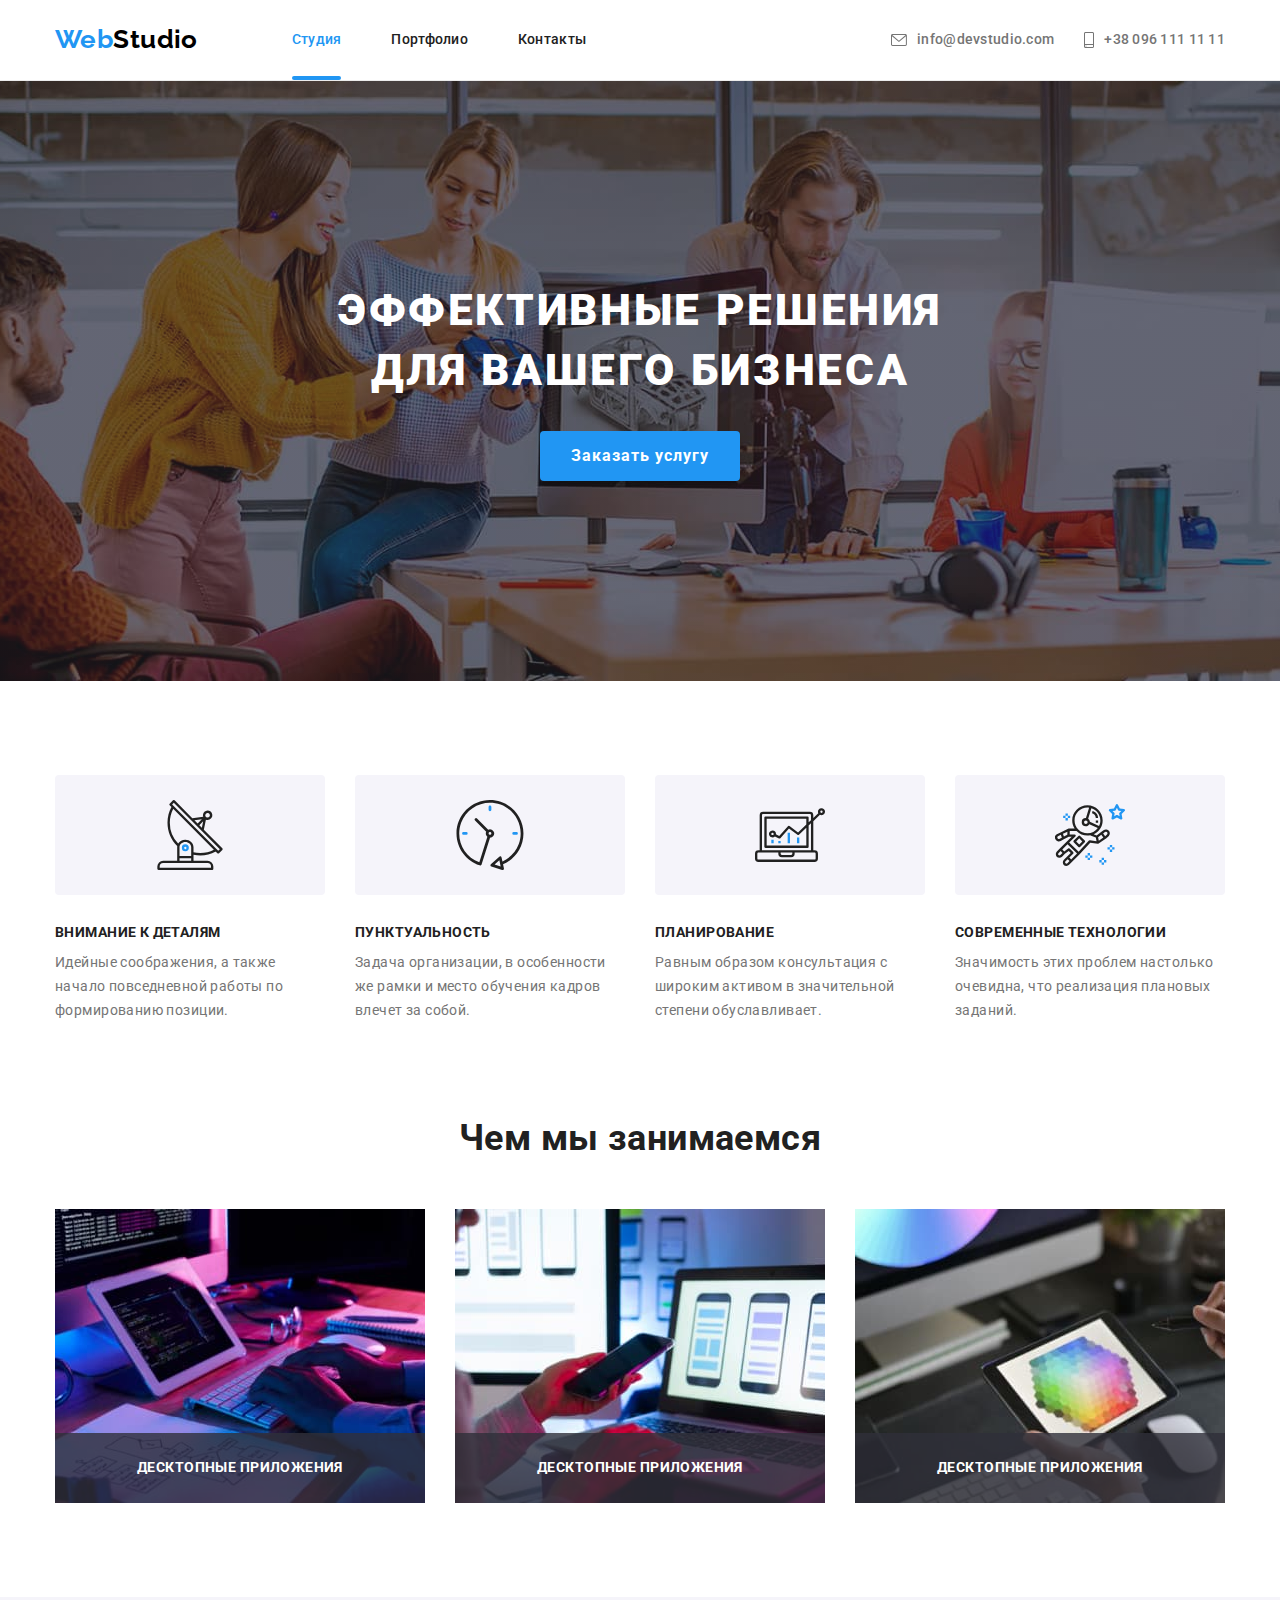
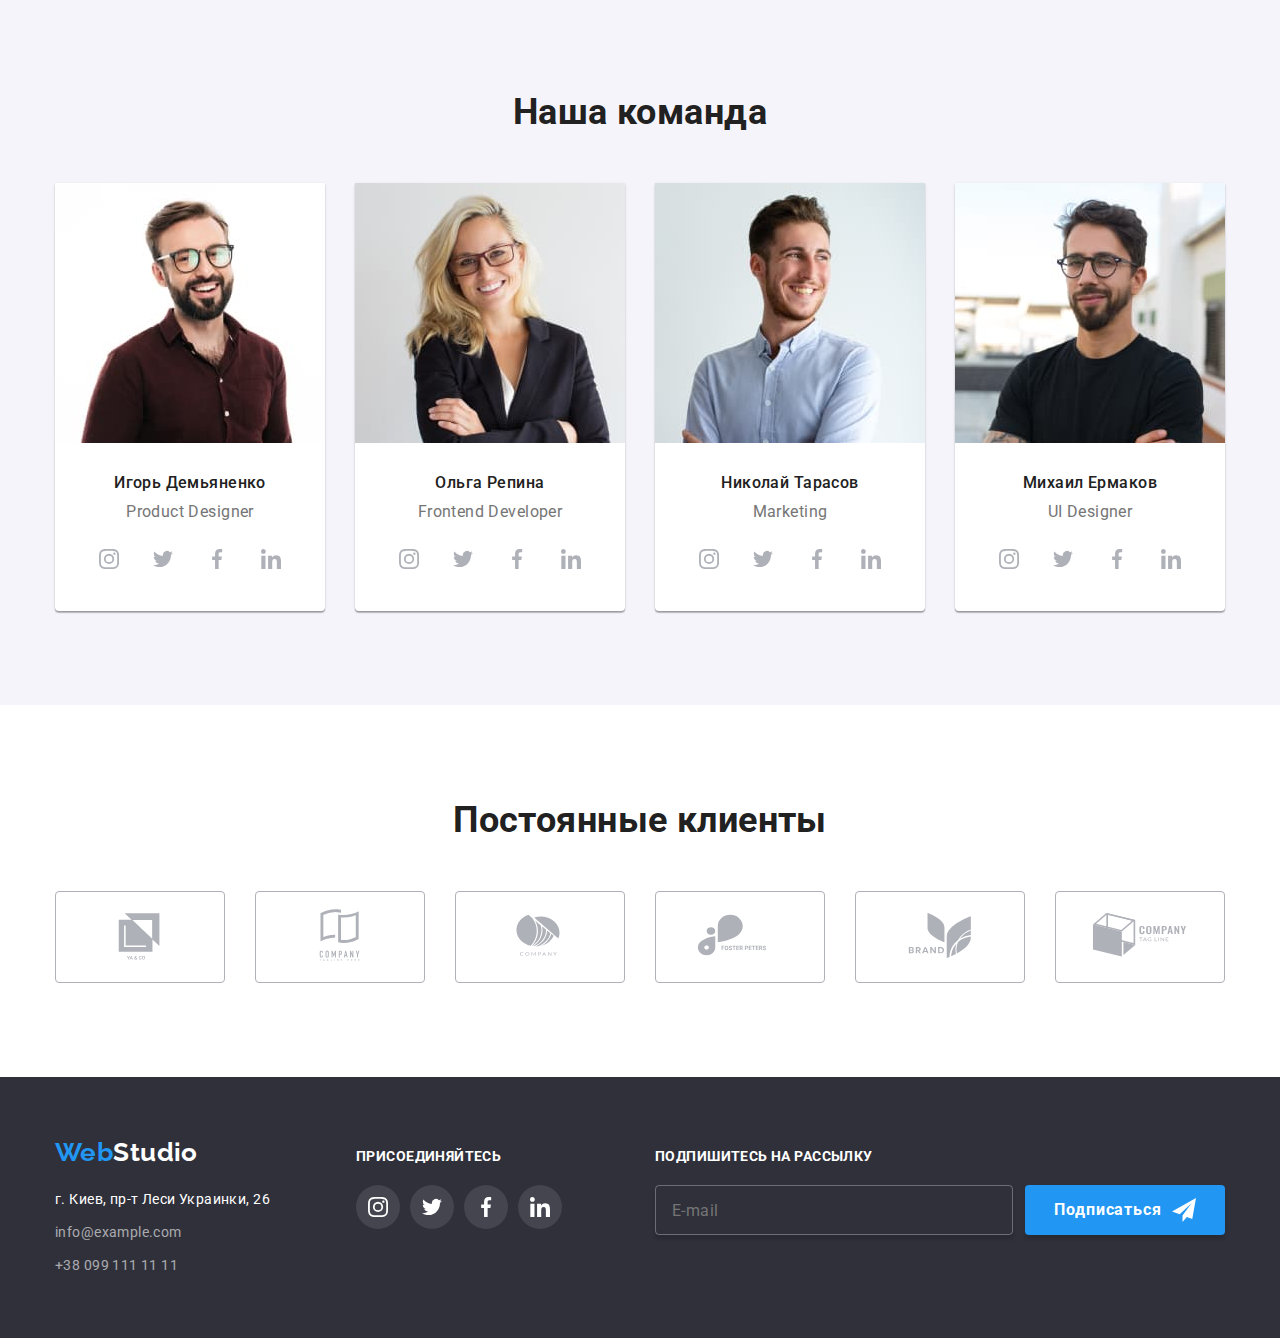
<file: index.html>
<!DOCTYPE html>
<html lang="ru">
    <head>
        <meta charset="UTF-8">
        <meta http-equiv="X-UA-Compatible" content="IE=edge">
        <meta name="viewport" content="width=device-width, initial-scale=1.0">
        <title>Студия</title>
        <link href="https://fonts.googleapis.com/css2?family=Raleway:wght@700&family=Roboto:wght@400;500;700;900&display=swap" rel="stylesheet"/>
        <link rel="stylesheet" href="https://cdnjs.cloudflare.com/ajax/libs/modern-normalize/1.1.0/modern-normalize.min.css"/>
        <link rel="stylesheet" href="./css/main.min.css">
    </head>
    <body>

        <!-- Шапка сайта -->
        <header class="header">
            <div class="header__container container">
                <a class="logo" href="./index.html" lang="en"><span class="logo__accent">Web</span>Studio</a>
                    
                <button class="header__button" type="button" aria-expanded="false" aria-controls="menu-container" data-menu-button>
                    <svg class="header__button-icon" width="40" height="40" aria-label="Мобильное меню">
                        <use class="header__icon-cross" width="18" height="18" href="./images/sprite.svg#mobile-close"></use>
                        <use class="header__icon-menu" width="24" height="16" href="./images/sprite.svg#mobile-menu"></use>
                    </svg>
                </button>
                <div class="header__menu" id="menu-container" data-menu>
                    <nav class="header__nav">
                        <ul class="header__menu-list">
                            <li class="header__menu-item">
                                <a href="./index.html" class="header__menu-link header__menu-link--current">Студия</a>                    
                            </li>
                            <li class="header__menu-item">
                                <a href="./portfolio.html" class="header__menu-link">Портфолио</a>
                            </li>
                            <li class="header__menu-item">
                                <a href="#" class="header__menu-link">Контакты</a>
                            </li>
                        </ul>
                    </nav>
                    <div class="header__contacts-socials">
                        <ul class="header__contacts-list">
                            <li class="header__contacts-item">
                                <a class="header__contacts-link" href="mailto:info@devstudio.com">
                                    <svg class="header__contacts-icon" width="16px" height="12px">
                                        <use href="./images/sprite.svg#icon-mail"></use>
                                    </svg>
                                    info@devstudio.com
                                </a>
                            </li>
                            <li class="header__contacts-item">
                                <a class="header__contacts-link header__contacts-link--large" href="tel:+380961111111">
                                    <svg class="header__contacts-icon" width="10px" height="16px">
                                        <use href="./images/sprite.svg#icon-smartphone"></use>
                                    </svg>
                                    +38 096 111 11 11
                                </a>
                            </li>
                        </ul>
                        <ul class="header__socials">
                            <li class="header__socials-item">
                                <a href="#" class="header__socials-link">Instagram</a>
                            </li>
                            <li class="header__socials-item">
                                <a href="#" class="header__socials-link">Twitter</a>
                            </li>
                            <li class="header__socials-item">
                                <a href="#" class="header__socials-link">Facebook</a>
                            </li>
                            <li class="header__socials-item">
                                <a href="#" class="header__socials-link">LinkedIn</a>
                            </li>
                        </ul>
                    </div>
                </div>
            </div>
        </header>
        
        <main>
            
            <!-- Hero -->
            <section class="hero section">
                <div class="container">
                    <h1 class="hero__title">Эффективные решения для вашего бизнеса</h1>
                    <button data-modal-open class="hero__button button" type="button">Заказать услугу</button>
                </div>
            </section>

            <!-- Преимущества -->
            <section class="section benefits">
                <div class="container">
                    <h2 class="visually-hidden">Преимущества</h2>
                    <ul class="benefits__list">
                        <li class="benefits__item">
                            <div class="benefits__icon-wrapper">
                                <svg class="benefits__icon" width="70px" height="70px">
                                    <use href="./images/sprite.svg#icon-antenna"></use>
                                </svg>
                            </div>
                            <h3 class="benefits__title">Внимание к деталям</h3>
                            <p class="benefits__descr">Идейные соображения, а также начало повседневной работы по формированию позиции.</p>
                        </li>
                        <li class="benefits__item">
                            <div class="benefits__icon-wrapper">
                                <svg class="benefits__icon" width="70px" height="70px">
                                    <use href="./images/sprite.svg#icon-clock"></use>
                                </svg>
                            </div>
                            <h3 class="benefits__title">Пунктуальность</h3>
                            <p class="benefits__descr">Задача организации, в особенности же рамки и место обучения кадров влечет за собой.</p>
                        </li>
                        <li class="benefits__item">
                            <div class="benefits__icon-wrapper">
                                <svg class="benefits__icon" width="70px" height="70px">
                                    <use href="./images/sprite.svg#icon-diagram"></use>
                                </svg>
                            </div>
                            <h3 class="benefits__title">Планирование</h3>
                            <p class="benefits__descr">Равным образом консультация с широким активом в значительной степени обуславливает.</p>
                        </li>
                        <li class="benefits__item">
                            <div class="benefits__icon-wrapper">
                                <svg class="benefits__icon" width="70px" height="70px">
                                    <use href="./images/sprite.svg#icon-astronaut"></use>
                                </svg>
                            </div>
                            <h3 class="benefits__title">Современные технологии</h3>
                            <p class="benefits__descr">Значимость этих проблем настолько очевидна, что реализация плановых заданий.</p>
                        </li>
                    </ul>
                </div>
            </section>

            <!-- Примеры деятельности -->
            <section class="section activities">
                <div class="container">
                    <h2 class="section__title">Чем мы занимаемся</h2>
                    <ul class="activities__list">
                        <li class="activities__item">
                            <div class="activities__overlay">
                                <picture>
                                    <source srcset="./images/activities/box1@1x.jpg 1x, ./images/activities/box1@2x.jpg 2x" />
                                    <img class="activities__image" src="./images/activities/box1@1x.jpg" alt="Реализация алгоритма на компьютере"
                                        width="370" height="294" />
                                </picture>
                                <p class="activities__title">Десктопные приложения</p>
                            </div>
                        </li>
                        <li class="activities__item">
                            <div class="activities__overlay">
                                <picture>
                                    <source srcset="./images/activities/box2@1x.jpg 1x, ./images/activities/box2@2x.jpg 2x" />
                                    <img class="activities__image" src="./images/activities/box2@1x.jpg" alt="Реализация алгоритма на компьютере"
                                        width="370" height="294" />
                                </picture>
                                <p class="activities__title">Десктопные приложения</p>
                            </div>
                        </li>
                        <li class="activities__item">
                            <div class="activities__overlay">
                                <picture>
                                    <source srcset="./images/activities/box3@1x.jpg 1x, ./images/activities/box3@2x.jpg 2x" />
                                    <img class="activities__image" src="./images/activities/box3@1x.jpg" alt="Реализация алгоритма на компьютере"
                                        width="370" height="294" />
                                </picture>
                                <p class="activities__title">Десктопные приложения</p>
                            </div>
                        </li>
                    </ul>
                </div>
            </section>
            
            <!-- Наша команда -->
            <section class="section team">
                <div class="container">
                    <h2 class="section__title">Наша команда</h2>
                    <ul class="team__list">
                        <li class="team__item">
                        <picture>
                            <source srcset="./images/team/team1/img1-mobile@1x.jpg 1x, ./images/team/team1/img1-mobile@2x.jpg 2x" 
                                media="(max-width:767px)" />
                            <source srcset="./images/team/team1/img1-desktop@1x.jpg 1x, ./images/team/team1/img1-desktop@2x.jpg 2x"
                                media="(min-width:1200px)" />
                            <source srcset="./images/team/team1/img1-tablet@1x.jpg 1x, ./images/team/team1/img1-tablet@2x.jpg 2x" 
                                media="(min-width:768px)" />
                            <img class="team__image" src="./images/team/team1/img1-desktop@1x.jpg" alt="Фото Игоря Демьяненко"/>
                        </picture>
                            <div class="team__wrapper">
                                <h3 class="team__name">Игорь Демьяненко</h3>
                                <p class="team__position">Product Designer</p>
                                <ul class="socials">
                                    <li class="socials__item">
                                        <a class="socials__link" href="#">
                                            <svg class="socials__icon" width="20px" height="20px" aria-label="Instagram">
                                                <use href="./images/sprite.svg#icon-instagram"></use>
                                            </svg>
                                        </a>
                                    </li>
                                    <li class="socials__item">
                                        <a class="socials__link" href="#">
                                            <svg class="socials__icon" width="20px" height="20px" aria-label="Twitter">
                                                <use href="./images/sprite.svg#icon-twitter"></use>
                                            </svg>
                                        </a>
                                    </li>
                                    <li class="socials__item">
                                        <a class="socials__link" href="#">
                                            <svg class="socials__icon" width="20px" height="20px" aria-label="Facebook">
                                                <use href="./images/sprite.svg#icon-facebook"></use>
                                            </svg>
                                        </a>
                                    </li>
                                    <li class="socials__item">
                                        <a class="socials__link" href="#">
                                            <svg class="socials__icon" width="20px" height="20px" aria-label="LinkedIn">
                                                <use href="./images/sprite.svg#icon-linkedin"></use>
                                            </svg>
                                        </a>
                                    </li>
                                </ul>
                            </div>
                        </li>
                        <li class="team__item">
                            <picture>
                                <source srcset="./images/team/team2/img2-mobile@1x.jpg 1x, ./images/team/team2/img2-mobile@2x.jpg 2x"
                                    media="(max-width:767px)" />
                                <source srcset="./images/team/team2/img2-desktop@1x.jpg 1x, ./images/team/team2/img2-desktop@2x.jpg 2x"
                                    media="(min-width:1200px)" />
                                <source srcset="./images/team/team2/img2-tablet@1x.jpg 1x, ./images/team/team2/img2-tablet@2x.jpg 2x"
                                    media="(min-width:768px)" />
                                <img class="team__image" src="./images/team/team2/img2-desktop@1x.jpg" alt="Фото Ольги Репиной" />
                            </picture>
                            <div class="team__wrapper">
                                <h3 class="team__name">Ольга Репина</h3>
                                <p class="team__position">Frontend Developer</p>
                                <ul class="socials">
                                    <li class="socials__item">
                                        <a class="socials__link" href="#">
                                            <svg class="socials__icon" width="20px" height="20px" aria-label="Instagram">
                                                <use href="./images/sprite.svg#icon-instagram"></use>
                                            </svg>
                                        </a>
                                    </li>
                                    <li class="socials__item">
                                        <a class="socials__link" href="#">
                                            <svg class="socials__icon" width="20px" height="20px" aria-label="Twitter">
                                                <use href="./images/sprite.svg#icon-twitter"></use>
                                            </svg>
                                        </a>
                                    </li>
                                    <li class="socials__item">
                                        <a class="socials__link" href="#">
                                            <svg class="socials__icon" width="20px" height="20px" aria-label="Facebook">
                                                <use href="./images/sprite.svg#icon-facebook"></use>
                                            </svg>
                                        </a>
                                    </li>
                                    <li class="socials__item">
                                        <a class="socials__link" href="#">
                                            <svg class="socials__icon" width="20px" height="20px" aria-label="LinkedIn">
                                                <use href="./images/sprite.svg#icon-linkedin"></use>
                                            </svg>
                                        </a>
                                    </li>
                                </ul>
                            </div>
                        </li>
                        <li class="team__item">
                            <picture>
                                <source srcset="./images/team/team3/img3-mobile@1x.jpg 1x, ./images/team/team3/img3-mobile@2x.jpg 2x"
                                    media="(max-width:767px)" />
                                <source srcset="./images/team/team3/img3-desktop@1x.jpg 1x, ./images/team/team3/img3-desktop@2x.jpg 2x"
                                    media="(min-width:1200px)" />
                                <source srcset="./images/team/team3/img3-tablet@1x.jpg 1x, ./images/team/team3/img3-tablet@2x.jpg 2x"
                                    media="(min-width:768px)" />
                                <img class="team__image" src="./images/team/team3/img3-desktop@1x.jpg" alt="Фото Николая Тарасова" />
                            </picture>
                            <div class="team__wrapper">
                                <h3 class="team__name">Николай Тарасов</h3>
                                <p class="team__position">Marketing</p>
                                <ul class="socials">
                                    <li class="socials__item">
                                        <a class="socials__link" href="#">
                                            <svg class="socials__icon" width="20px" height="20px" aria-label="Instagram">
                                                <use href="./images/sprite.svg#icon-instagram"></use>
                                            </svg>
                                        </a>
                                    </li>
                                    <li class="socials__item">
                                        <a class="socials__link" href="#">
                                            <svg class="socials__icon" width="20px" height="20px" aria-label="Twitter">
                                                <use href="./images/sprite.svg#icon-twitter"></use>
                                            </svg>
                                        </a>
                                    </li>
                                    <li class="socials__item">
                                        <a class="socials__link" href="#">
                                            <svg class="socials__icon" width="20px" height="20px" aria-label="Facebook">
                                                <use href="./images/sprite.svg#icon-facebook"></use>
                                            </svg>
                                        </a>
                                    </li>
                                    <li class="socials__item">
                                        <a class="socials__link" href="#">
                                            <svg class="socials__icon" width="20px" height="20px" aria-label="LinkedIn">
                                                <use href="./images/sprite.svg#icon-linkedin"></use>
                                            </svg>
                                        </a>
                                    </li>
                                </ul>
                            </div>
                        </li>
                        <li class="team__item">
                            <picture>
                                <source srcset="./images/team/team4/img4-mobile@1x.jpg 1x, ./images/team/team4/img4-mobile@2x.jpg 2x"
                                    media="(max-width:767px)" />
                                <source srcset="./images/team/team4/img4-desktop@1x.jpg 1x, ./images/team/team4/img4-desktop@2x.jpg 2x"
                                    media="(min-width:1200px)" />
                                <source srcset="./images/team/team4/img4-tablet@1x.jpg 1x, ./images/team/team4/img4-tablet@2x.jpg 2x"
                                    media="(min-width:768px)" />
                                <img class="team__image" src="./images/team/team4/img4-desktop@1x.jpg" alt="Фото Михаила Ермакова" />
                            </picture>
                            <div class="team__wrapper">
                                <h3 class="team__name">Михаил Ермаков</h3>
                                <p class="team__position">UI Designer</p>
                                <ul class="socials">
                                    <li class="socials__item">
                                        <a class="socials__link" href="#">
                                            <svg class="socials__icon" width="20px" height="20px" aria-label="Instagram">
                                                <use href="./images/sprite.svg#icon-instagram"></use>
                                            </svg>
                                        </a>
                                    </li>
                                    <li class="socials__item">
                                        <a class="socials__link" href="#">
                                            <svg class="socials__icon" width="20px" height="20px" aria-label="Twitter">
                                                <use href="./images/sprite.svg#icon-twitter"></use>
                                            </svg>
                                        </a>
                                    </li>
                                    <li class="socials__item">
                                        <a class="socials__link" href="#">
                                            <svg class="socials__icon" width="20px" height="20px" aria-label="Facebook">
                                                <use href="./images/sprite.svg#icon-facebook"></use>
                                            </svg>
                                        </a>
                                    </li>
                                    <li class="socials__item">
                                        <a class="socials__link" href="#">
                                            <svg class="socials__icon" width="20px" height="20px" aria-label="LinkedIn">
                                                <use href="./images/sprite.svg#icon-linkedin"></use>
                                            </svg>
                                        </a>
                                    </li>
                                </ul>
                            </div>
                        </li>
                    </ul>
                </div>
            </section>

            <!-- Постоянные клиенты -->
            <section class="section clients">
                <div class="container">
                    <h2 class="section__title">Постоянные клиенты</h2>
                    <ul class="clients__list">
                        <li class="clients__item">
                            <a class="clients__link" href="#">
                                <div class="rectangle">
                                    <svg class="clients__icon" width="106px" height="60px" aria-label="Компания 1">
                                        <use href="./images/sprite.svg#icon-company1"></use>
                                    </svg>
                                </div>
                            </a>
                        </li>
                        <li class="clients__item">
                            <a class="clients__link" href="#">
                                <div class="rectangle">
                                    <svg class="clients__icon" width="106px" height="60px" aria-label="Компания 2">
                                        <use href="./images/sprite.svg#icon-company2"></use>
                                    </svg>
                                </div>
                            </a>
                        </li>
                        <li class="clients__item">
                            <a class="clients__link" href="#">
                                <div class="rectangle">
                                    <svg class="clients__icon" width="106px" height="60px" aria-label="Компания 3">
                                        <use href="./images/sprite.svg#icon-company3"></use>
                                    </svg>
                                </div>
                            </a>
                        </li>
                        <li class="clients__item">
                            <a class="clients__link" href="#">
                                <div class="rectangle">
                                    <svg class="clients__icon" width="106px" height="60px" aria-label="Компания 4">
                                        <use href="./images/sprite.svg#icon-company4"></use>
                                    </svg>
                                </div>
                            </a>
                        </li>
                        <li class="clients__item">
                            <a class="clients__link" href="#">
                                <div class="rectangle">
                                    <svg class="clients__icon" width="106px" height="60px" aria-label="Компания 5">
                                        <use href="./images/sprite.svg#icon-company5"></use>
                                    </svg>
                                </div>
                            </a>
                        </li>
                        <li class="clients__item">
                            <a class="clients__link" href="#">
                                <div class="rectangle">
                                    <svg class="clients__icon" width="106px" height="60px" aria-label="Компания 6">
                                        <use href="./images/sprite.svg#icon-company6"></use>
                                    </svg>
                                </div>
                            </a>
                        </li>
                    </ul>
                </div>
            </section>
        </main>




        <!-- Подвал сайта -->
        <footer class="footer">
            <div class="container footer__container">
                <div class="footer__contacts-socials">
                    <div class="footer__contacts">
                        <a class="logo footer__logo" href="./index.html" lang="en"><span class="logo__accent">Web</span>Studio</a>
                        <address class="footer__address">
                            <ul class="footer__list">
                                <li class="footer__item">
                                    <a class="footer__map" href="https://goo.gl/maps/piqngm7oDQpEDh6u6 " class="map" target="_blank" rel="noopener nofollow noreferrer">г. Киев, пр-т Леси Украинки, 26</a>
                                </li>
                                <li class="footer__item">
                                    <a class="footer__link" href="mailto:info@example.com" class="info">info@example.com</a>
                                </li>
                                <li class="footer__item">
                                    <a class="footer__link" href="tel:+380991111111" class="info">+38 099 111 11 11</a>
                                </li>
                            </ul>
                        </address>
                    </div>
                
            
                    <div class="footer__socials">
                        <p class="footer__cta">Присоединяйтесь</p>
                        <ul class="socials footer__socials-list">
                            <li class="socials__item">
                                <a class="socials__link footer__socials-link" href="#">
                                    <svg class="socials__icon" width="20px" height="20px" aria-label="Instagram">
                                        <use href="./images/sprite.svg#icon-instagram"></use>
                                    </svg>
                                </a>
                            </li>
                            <li class="socials__item">
                                <a class="socials__link footer__socials-link" href="#">
                                    <svg class="socials__icon" width="20px" height="20px" aria-label="Twitter">
                                        <use href="./images/sprite.svg#icon-twitter"></use>
                                    </svg>
                                </a>
                            </li>
                    
                            <li class="socials__item">
                                <a class="socials__link footer__socials-link" href="#">
                                    <svg class="socials__icon" width="20px" height="20px" aria-label="Facebook">
                                        <use href="./images/sprite.svg#icon-facebook"></use>
                                    </svg>
                                </a>
                            </li>
                    
                            <li class="socials__item">
                                <a class="socials__link footer__socials-link" href="#">
                                    <svg class="socials__icon" width="20px" height="20px" aria-label="LinkedIn">
                                        <use href="./images/sprite.svg#icon-linkedin"></use>
                                    </svg>
                                </a>
                            </li>
                        </ul>
                    </div>
                </div>
                <div class="footer__subscribe">
                    <form class="footer__form">
                        <label class="footer__cta" for="user-email">Подпишитесь на рассылку</label>
                        <div class="footer__input-wrap">
                            <input class="footer__input" type="email" name="email" id="user-email" placeholder="E-mail" />
                            <button class="footer__btn" type="submit">
                                Подписаться
                                <svg class="button__icon" width="24px" height="24px">
                                    <use href="./images/sprite.svg#icon-footer-send"></use>
                                </svg>
                            </button>
                        </div>
                    </form>
                </div>
            </div>
        </footer>

        <!-- модальное окно -->
        <div data-modal class="backdrop is-hidden">
            <div class="modal">
                <button class="modal__close-btn" data-modal-close>
                    <svg class="modal__close-icon" width="11px" height="11px" aria-label="Close">
                        <use href="./images/sprite.svg#icon-modal-close"></use>
                    </svg>
                </button>
                <form class="modal__form">
                    <h4 class="modal__title">
                        Оставьте свои данные, мы вам перезвоним
                    </h4>
        
                    <div class="modal__form-field">
                        <label class="modal__form-label" for="name">Имя</label>
                        <input class="modal__form-input" type="text" name="name" id="name" placeholder=" " />
                        <svg class="modal-form-icon" width="15px" height="15px" aria-label="Name">
                            <use href="./images/sprite.svg#icon-modal-name"></use>
                        </svg>
                    </div>
        
                    <div class="modal__form-field">
                        <label class="modal__form-label" for="tel">Телефон</label>
                        <input class="modal__form-input" type="tel" name="tel" id="tel" placeholder=" " />
                        <svg class="modal-form-icon" width="15px" height="15px" aria-label="Telephone">
                            <use href="./images/sprite.svg#icon-modal-tel"></use>
                        </svg>
                    </div>
                    <div class="modal__form-field">
                        <label class="modal__form-label" for="email">Почта</label>
                        <input class="modal__form-input" type="email" name="email" id="email" placeholder=" " />
                        <svg class="modal-form-icon" width="15px" height="15px" aria-label="E-mail">
                            <use href="./images/sprite.svg#icon-modal-mail"></use>
                        </svg>
                    </div>
                    <div class="modal__form-field">
                        <label class="modal__form-label" for="comment">Комментарий</label>
                        <textarea class="textarea modal__form-input modal__text-area" name="comment" placeholder="Введите текст"
                            id="comment"></textarea>
                    </div>
                    <div class="modal__checkbox-area">
                        <label class="modal__checkbox-label">
                            <input class="modal__checkbox-input" type="checkbox" name="agreement" />
                            <span class="modal__checkbox-icon"></span>
                            Соглашаюсь с рассылкой и принимаю </label><a class="modal__checkbox-link" href="#">Условия договора</a>
                    </div>
                    <button class="button" type="submit">Отправить</button>
                </form>
            </div>
        </div>
        <script src="./js/modal.js"></script>
        <script src="./js/mobile-menu.js"></script>
    </body>
</html>
</file>
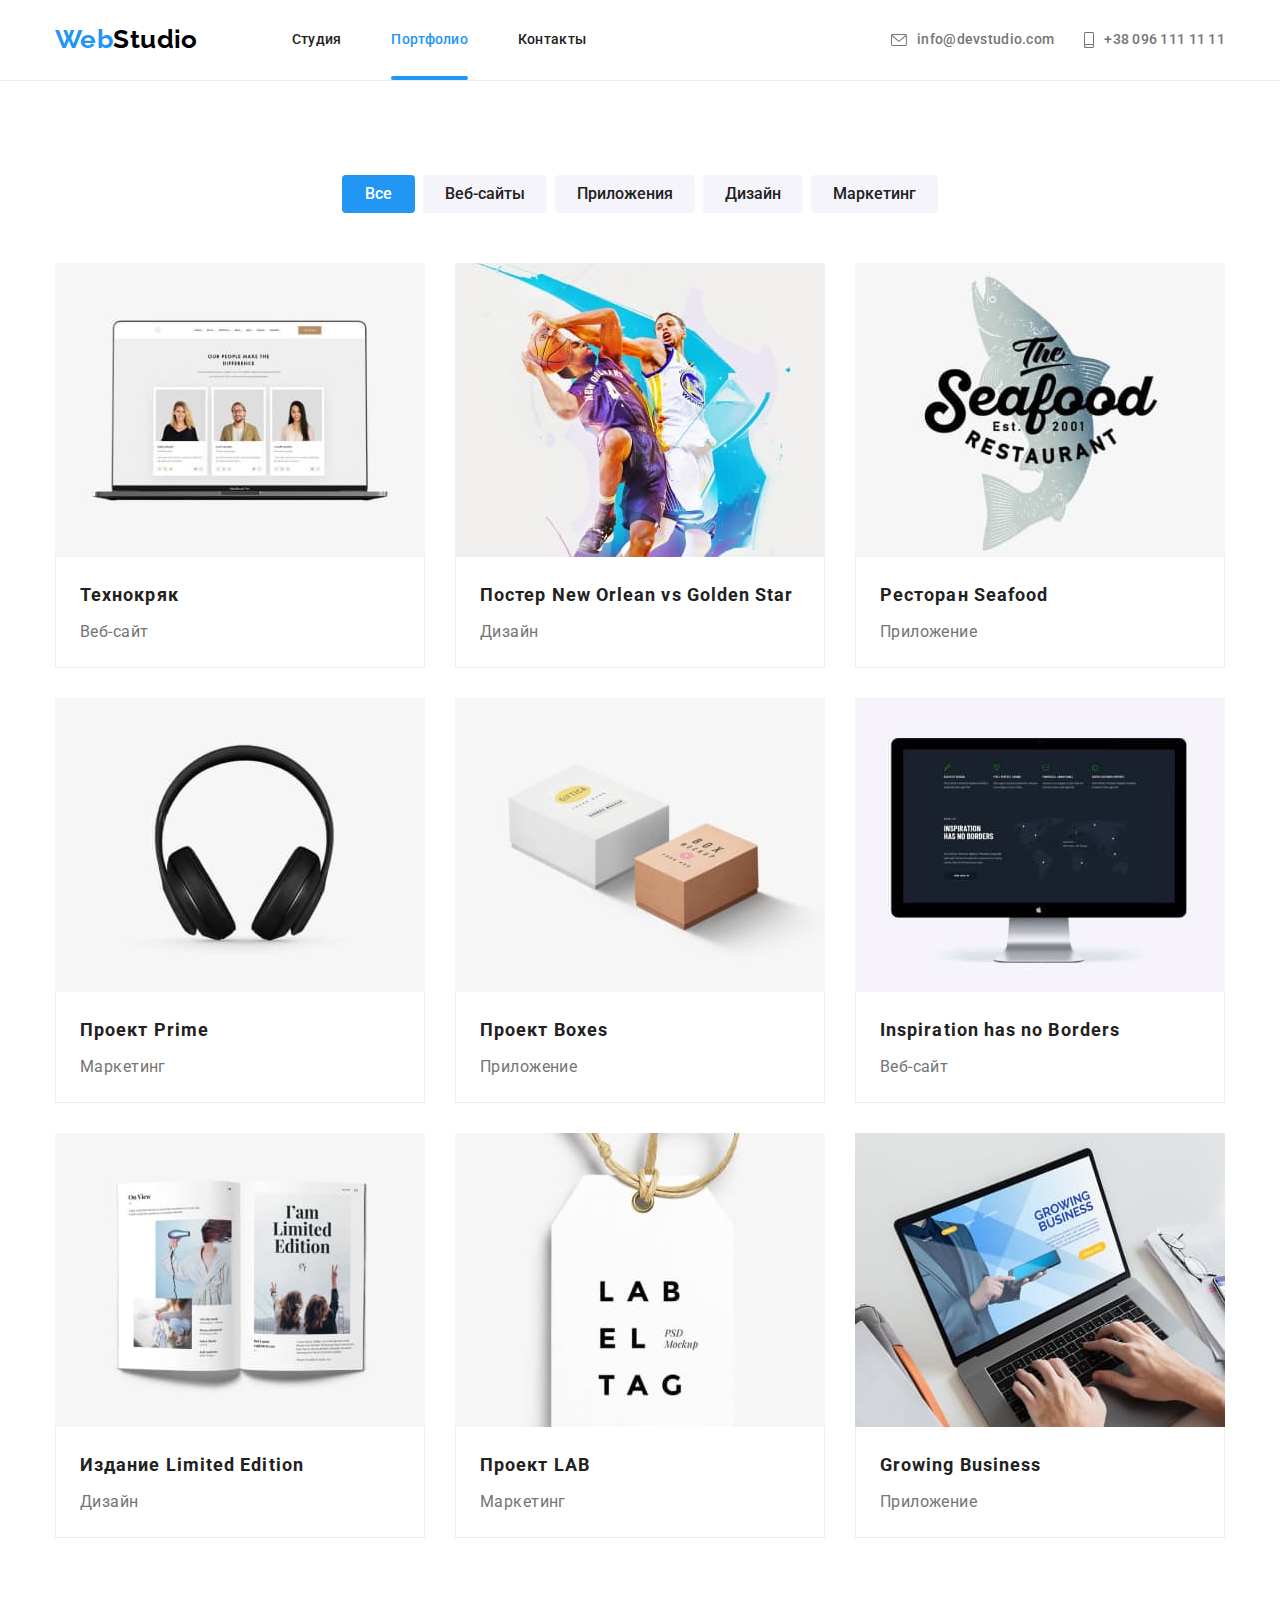
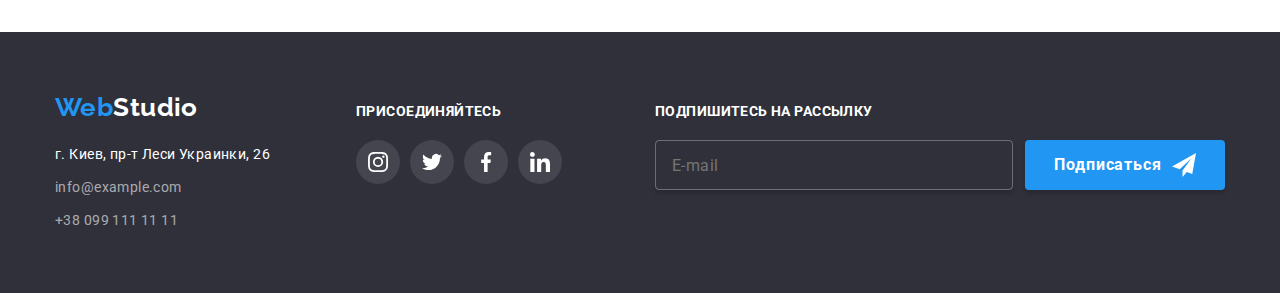
<file: portfolio.html>
<!DOCTYPE html>
<html lang="ru">
<head>
    <meta charset="UTF-8">
    <meta http-equiv="X-UA-Compatible" content="IE=edge">
    <meta name="viewport" content="width=device-width, initial-scale=1.0">
    <title>Портфолио</title>
    <link href="https://fonts.googleapis.com/css2?family=Raleway:wght@700&family=Roboto:wght@400;500;700;900&display=swap" rel="stylesheet" />
    <link rel="stylesheet" href="https://cdnjs.cloudflare.com/ajax/libs/modern-normalize/1.1.0/modern-normalize.min.css" />
    <link rel="stylesheet" href="./css/main.min.css">
</head>
<body>
    <header class="header">
        <div class="container header__container">
            <a class="logo" href="./index.html" lang="en"><span class="logo__accent">Web</span>Studio</a>
    
            <button class="header__button" type="button" aria-expanded="false" aria-controls="menu-container"
                data-menu-button>
                <svg class="header__button-icon" width="40" height="40" aria-label="Мобильное меню">
                    <use class="header__icon-cross" width="18" height="18" href="./images/sprite.svg#mobile-close"></use>
                    <use class="header__icon-menu" width="24" height="16" href="./images/sprite.svg#mobile-menu"></use>
                </svg>
            </button>
            <div class="header__menu" id="menu-container" data-menu>
                <nav class="header__nav">
                    <ul class="header__menu-list">
                        <li class="header__menu-item">
                            <a href="./index.html" class="header__menu-link header__menu-link">Студия</a>
                        </li>
                        <li class="header__menu-item">
                            <a href="./portfolio.html" class="header__menu-link header__menu-link--current">Портфолио</a>
                        </li>
                        <li class="header__menu-item">
                            <a href="#" class="header__menu-link">Контакты</a>
                        </li>
                    </ul>
                </nav>
                <div class="header__contacts-socials">
                    <ul class="header__contacts-list">
                        <li class="header__contacts-item">
                            <a class="header__contacts-link" href="mailto:info@devstudio.com">
                                <svg class="header__contacts-icon" width="16px" height="12px">
                                    <use href="./images/sprite.svg#icon-mail"></use>
                                </svg>
                                info@devstudio.com
                            </a>
                        </li>
                        <li class="header__contacts-item">
                            <a class="header__contacts-link" href="tel:+380961111111">
                                <svg class="header__contacts-icon" width="10px" height="16px">
                                    <use href="./images/sprite.svg#icon-smartphone"></use>
                                </svg>
                                +38 096 111 11 11
                            </a>
                        </li>
                    </ul>
                    <ul class="header__socials">
                        <li class="header__socials-item">
                            <a href="#" class="header__socials-link">Instagram</a>
                        </li>
                        <li class="header__socials-item">
                            <a href="#" class="header__socials-link">Twitter</a>
                        </li>
                        <li class="header__socials-item">
                            <a href="#" class="header__socials-link">Facebook</a>
                        </li>
                        <li class="header__socials-item">
                            <a href="#" class="header__socials-link">LinkedIn</a>
                        </li>
                    </ul>
                </div>
            </div>
        </div>
    </header>
    
    <main>
        
        <!-- Hero -->
        <section class="section portfolio">
            <div class="container">
                <h1 class="visually-hidden">Фильтрация</h1>
                <ul class="portfolio__filter-list">
                    <li class="portfolio__filter-item">
                        <button class="portfolio__filter-btn active" type="button">Все</button>
                    </li>
                    <li class="portfolio__filter-item">
                        <button class="portfolio__filter-btn" type="button">Веб-сайты</button>
                    </li>
                    <li class="portfolio__filter-item">
                        <button class="portfolio__filter-btn" type="button">Приложения</button>
                    </li>
                    <li class="portfolio__filter-item">
                        <button class="portfolio__filter-btn" type="button">Дизайн</button>
                    </li>
                    <li class="portfolio__filter-item">
                        <button class="portfolio__filter-btn" type="button">Маркетинг</button>
                    </li>
                </ul>
            
            
            <!-- Примеры работ -->
                <ul class="portfolio__project-list">
                    <li class="portfolio__project-item">
                        <a href="#" class="portfolio__project-link">
                            <div class="portfolio__project-overlay">
                                <picture>
                                    <source
                                        srcset="./images/examples/example1/example1-mobile@1x.jpg 1x, ./images/examples/example1/example1-mobile@2x.jpg 2x"
                                        media="(max-width:767px)" />
                                    <source
                                        srcset="./images/examples/example1/example1-desktop@1x.jpg 1x, ./images/examples/example1/example1-desktop@2x.jpg 2x"
                                        media="(min-width:1200px)" />
                                    <source
                                        srcset="./images/examples/example1/example1-tablet@1x.jpg 1x, ./images/examples/example1/example1-tablet@2x.jpg 2x"
                                        media="(min-width:768px)" />
                                    <img class="portfolio__project-image" src="./images/examples/example1/example1-desktop@1x.jpg"
                                        alt="Изображение проекта 1" />
                                </picture>
                                <p class="portfolio__project-text">
                                    Ресурс предлагает комплексные предложения с разным уровнем
                                    функционала и сервисов. Все это позволит посетителю получить
                                    исчерпывающие сведения о компании или частном лице.
                                </p>
                            </div>
                            <div class="portfolio__project-wrap">
                                <h3 class="portfolio__project-title">Технокряк</h3>
                                <p class="portfolio__project-description">Веб-сайт</p>
                            </div>
                        </a>
                    </li>
                    <li class="portfolio__project-item">
                        <a href="#" class="portfolio__project-link">
                            <div class="portfolio__project-overlay">
                                <picture>
                                    <source
                                        srcset="./images/examples/example2/example2-mobile@1x.jpg 1x, ./images/examples/example2/example2-mobile@2x.jpg 2x"
                                        media="(max-width:767px)" />
                                    <source
                                        srcset="./images/examples/example2/example2-desktop@1x.jpg 1x, ./images/examples/example2/example2-desktop@2x.jpg 2x"
                                        media="(min-width:1200px)" />
                                    <source
                                        srcset="./images/examples/example2/example2-tablet@1x.jpg 1x, ./images/examples/example2/example2-tablet@2x.jpg 2x"
                                        media="(min-width:768px)" />
                                    <img class="portfolio__project-image" src="./images/examples/example2/example2-desktop@1x.jpg"
                                        alt="Изображение проекта 2" />
                                </picture>
                                <p class="portfolio__project-text">
                                    Ресурс предлагает комплексные предложения с разным уровнем
                                    функционала и сервисов. Все это позволит посетителю получить
                                    исчерпывающие сведения о компании или частном лице.
                                </p>
                            </div>
                            <div class="portfolio__project-wrap">
                                <h3 class="portfolio__project-title">Постер <span lang="en">New Orlean vs Golden Star</span></h3>
                                <p class="portfolio__project-description">Дизайн</p>
                            </div>
                        </a>
                    </li>
                    <li class="portfolio__project-item">
                        <a href="#" class="portfolio__project-link">
                            <div class="portfolio__project-overlay">
                                <picture>
                                    <source
                                        srcset="./images/examples/example3/example3-mobile@1x.jpg 1x, ./images/examples/example3/example3-mobile@2x.jpg 2x"
                                        media="(max-width:767px)" />
                                    <source
                                        srcset="./images/examples/example3/example3-desktop@1x.jpg 1x, ./images/examples/example3/example3-desktop@2x.jpg 2x"
                                        media="(min-width:1200px)" />
                                    <source
                                        srcset="./images/examples/example3/example3-tablet@1x.jpg 1x, ./images/examples/example3/example3-tablet@2x.jpg 2x"
                                        media="(min-width:768px)" />
                                    <img class="portfolio__project-image" src="./images/examples/example3/example3-desktop@1x.jpg"
                                        alt="Изображение проекта 3" />
                                </picture>
                                <p class="portfolio__project-text">
                                    Ресурс предлагает комплексные предложения с разным уровнем
                                    функционала и сервисов. Все это позволит посетителю получить
                                    исчерпывающие сведения о компании или частном лице.
                                </p>
                            </div>
                            <div class="portfolio__project-wrap">
                                <h3 class="portfolio__project-title">Ресторан<span lang="en"> Seafood</span></h3>
                                <p class="portfolio__project-description">Приложение</p>
                            </div>
                        </a>
                    </li>
                    <li class="portfolio__project-item">
                        <a href="#" class="portfolio__project-link">
                            <div class="portfolio__project-overlay">
                                <picture>
                                    <source
                                        srcset="./images/examples/example4/example4-mobile@1x.jpg 1x, ./images/examples/example4/example4-mobile@2x.jpg 2x"
                                        media="(max-width:767px)" />
                                    <source
                                        srcset="./images/examples/example4/example4-desktop@1x.jpg 1x, ./images/examples/example4/example4-desktop@2x.jpg 2x"
                                        media="(min-width:1200px)" />
                                    <source
                                        srcset="./images/examples/example4/example4-tablet@1x.jpg 1x, ./images/examples/example4/example4-tablet@2x.jpg 2x"
                                        media="(min-width:768px)" />
                                    <img class="portfolio__project-image" src="./images/examples/example4/example4-desktop@1x.jpg"
                                        alt="Изображение проекта 4" />
                                </picture>
                                <p class="portfolio__project-text">
                                    Ресурс предлагает комплексные предложения с разным уровнем
                                    функционала и сервисов. Все это позволит посетителю получить
                                    исчерпывающие сведения о компании или частном лице.
                                </p>
                            </div>
                            <div class="portfolio__project-wrap">
                                <h3 class="portfolio__project-title">Проект<span lang="en"> Prime</span></h3>
                                <p class="portfolio__project-description">Маркетинг</p>
                            </div>
                        </a>
                    </li>
                    <li class="portfolio__project-item">
                        <a href="#" class="portfolio__project-link">
                            <div class="portfolio__project-overlay">
                                <picture>
                                    <source
                                        srcset="./images/examples/example5/example5-mobile@1x.jpg 1x, ./images/examples/example5/example5-mobile@2x.jpg 2x"
                                        media="(max-width:767px)" />
                                    <source
                                        srcset="./images/examples/example5/example5-desktop@1x.jpg 1x, ./images/examples/example5/example5-desktop@2x.jpg 2x"
                                        media="(min-width:1200px)" />
                                    <source
                                        srcset="./images/examples/example5/example5-tablet@1x.jpg 1x, ./images/examples/example5/example5-tablet@2x.jpg 2x"
                                        media="(min-width:768px)" />
                                    <img class="portfolio__project-image" src="./images/examples/example5/example5-desktop@1x.jpg"
                                        alt="Изображение проекта 5" />
                                </picture>
                                <p class="portfolio__project-text">
                                    Ресурс предлагает комплексные предложения с разным уровнем
                                    функционала и сервисов. Все это позволит посетителю получить
                                    исчерпывающие сведения о компании или частном лице.
                                </p>
                            </div>
                            <div class="portfolio__project-wrap">
                                <h3 class="portfolio__project-title">Проект<span lang="en"> Boxes</span></h3>
                                <p class="portfolio__project-description">Приложение</p>
                            </div>
                        </a>
                    </li>
                    <li class="portfolio__project-item">
                        <a href="#" class="portfolio__project-link">
                            <div class="portfolio__project-overlay">
                                <picture>
                                    <source
                                        srcset="./images/examples/example6/example6-mobile@1x.jpg 1x, ./images/examples/example6/example6-mobile@2x.jpg 2x"
                                        media="(max-width:767px)" />
                                    <source
                                        srcset="./images/examples/example6/example6-desktop@1x.jpg 1x, ./images/examples/example6/example6-desktop@2x.jpg 2x"
                                        media="(min-width:1200px)" />
                                    <source
                                        srcset="./images/examples/example6/example6-tablet@1x.jpg 1x, ./images/examples/example6/example6-tablet@2x.jpg 2x"
                                        media="(min-width:768px)" />
                                    <img class="portfolio__project-image" src="./images/examples/example6/example6-desktop@1x.jpg"
                                        alt="Изображение проекта 6" />
                                </picture>
                                <p class="portfolio__project-text">
                                    Ресурс предлагает комплексные предложения с разным уровнем
                                    функционала и сервисов. Все это позволит посетителю получить
                                    исчерпывающие сведения о компании или частном лице.
                                </p>
                            </div>
                            <div class="portfolio__project-wrap">
                                <h3 class="portfolio__project-title"><span lang="en">Inspiration has no Borders</span></h3>
                                <p class="portfolio__project-description">Веб-сайт</p>
                            </div>
                        </a>
                    </li>
                    <li class="portfolio__project-item">
                        <a href="#" class="portfolio__project-link">
                            <div class="portfolio__project-overlay">
                                <picture>
                                    <source
                                        srcset="./images/examples/example7/example7-mobile@1x.jpg 1x, ./images/examples/example7/example7-mobile@2x.jpg 2x"
                                        media="(max-width:767px)" />
                                    <source
                                        srcset="./images/examples/example7/example7-desktop@1x.jpg 1x, ./images/examples/example7/example7-desktop@2x.jpg 2x"
                                        media="(min-width:1200px)" />
                                    <source
                                        srcset="./images/examples/example7/example7-tablet@1x.jpg 1x, ./images/examples/example7/example7-tablet@2x.jpg 2x"
                                        media="(min-width:768px)" />
                                    <img class="portfolio__project-image" src="./images/examples/example7/example7-desktop@1x.jpg"
                                        alt="Изображение проекта 7" />
                                </picture>
                                <p class="portfolio__project-text">
                                    Ресурс предлагает комплексные предложения с разным уровнем
                                    функционала и сервисов. Все это позволит посетителю получить
                                    исчерпывающие сведения о компании или частном лице.
                                </p>
                            </div>
                            <div class="portfolio__project-wrap">
                                <h3 class="portfolio__project-title">Издание<span lang="en"> Limited Edition</span></h3>
                                <p class="portfolio__project-description">Дизайн</p>
                            </div>
                        </a>
                    </li>
                    <li class="portfolio__project-item">
                        <a href="#" class="portfolio__project-link">
                            <div class="portfolio__project-overlay">
                                <picture>
                                    <source
                                        srcset="./images/examples/example8/example8-mobile@1x.jpg 1x, ./images/examples/example8/example8-mobile@2x.jpg 2x"
                                        media="(max-width:767px)" />
                                    <source
                                        srcset="./images/examples/example8/example8-desktop@1x.jpg 1x, ./images/examples/example8/example8-desktop@2x.jpg 2x"
                                        media="(min-width:1200px)" />
                                    <source
                                        srcset="./images/examples/example8/example8-tablet@1x.jpg 1x, ./images/examples/example8/example8-tablet@2x.jpg 2x"
                                        media="(min-width:768px)" />
                                    <img class="portfolio__project-image" src="./images/examples/example8/example8-desktop@1x.jpg"
                                        alt="Изображение проекта 8" />
                                </picture>
                                <p class="portfolio__project-text">
                                    Ресурс предлагает комплексные предложения с разным уровнем
                                    функционала и сервисов. Все это позволит посетителю получить
                                    исчерпывающие сведения о компании или частном лице.
                                </p>
                            </div>
                            <div class="portfolio__project-wrap">
                                <h3 class="portfolio__project-title">Проект<span lang="en"> LAB</span></h3>
                                <p class="portfolio__project-description">Маркетинг</p>
                            </div>
                        </a>
                    </li>
                    <li class="portfolio__project-item">
                        <a href="#" class="portfolio__project-link">
                            <div class="portfolio__project-overlay">
                                <picture>
                                    <source
                                        srcset="./images/examples/example9/example9-mobile@1x.jpg 1x, ./images/examples/example9/example9-mobile@2x.jpg 2x"
                                        media="(max-width:767px)" />
                                    <source
                                        srcset="./images/examples/example9/example9-desktop@1x.jpg 1x, ./images/examples/example9/example9-desktop@2x.jpg 2x"
                                        media="(min-width:1200px)" />
                                    <source
                                        srcset="./images/examples/example9/example9-tablet@1x.jpg 1x, ./images/examples/example9/example9-tablet@2x.jpg 2x"
                                        media="(min-width:768px)" />
                                    <img class="portfolio__project-image" src="./images/examples/example9/example9-desktop@1x.jpg"
                                        alt="Изображение проекта 9" />
                                </picture>
                                <p class="portfolio__project-text">
                                    Ресурс предлагает комплексные предложения с разным уровнем
                                    функционала и сервисов. Все это позволит посетителю получить
                                    исчерпывающие сведения о компании или частном лице.
                                </p>
                            </div>
                            <div class="portfolio__project-wrap">
                                <h3 class="portfolio__project-title"><span lang="en">Growing Business</span></h3>
                                <p class="portfolio__project-description">Приложение</p>
                            </div>
                        </a>
                    </li>
                </ul>
            </div>
        </section>
    </main>

    <footer class="footer">
        <div class="container footer__container">
            <div class="footer__contacts-socials">
                <div class="footer__contacts">
                    <a class="logo footer__logo" href="./index.html" lang="en"><span class="logo__accent">Web</span>Studio</a>
                    <address class="footer__address">
                        <ul class="footer__contacts-list">
                            <li class="footer__item">
                                <a href="https://goo.gl/maps/piqngm7oDQpEDh6u6 " class="footer__map" target="_blank"
                                    rel="noopener nofollow noreferrer">г. Киев, пр-т Леси Украинки, 26</a>
                            </li>
                            <li class="footer__item">
                                <a href="mailto:info@example.com" class="footer__link">info@example.com</a>
                            </li>
                            <li class="footer__item">
                                <a href="tel:+380991111111" class="footer__link">+38 099 111 11 11</a>
                            </li>
                        </ul>
                    </address>
                </div>
            
    
                <div class="footer__socials">
                    <p class="footer__cta">Присоединяйтесь</p>
                    <ul class="socials footer__socials-list">
                        <li class="socials__item">
                            <a class="socials__link footer__socials-link" href="#">
                                <svg class="socials__icon" width="20px" height="20px" aria-label="Instagram">
                                    <use href="./images/sprite.svg#icon-instagram"></use>
                                </svg>
                            </a>
                        </li>
                        <li class="socials__item">
                            <a class="socials__link footer__socials-link" href="#">
                                <svg class="socials__icon" width="20px" height="20px" aria-label="Twitter">
                                    <use href="./images/sprite.svg#icon-twitter"></use>
                                </svg>
                            </a>
                        </li>
                
                        <li class="socials__item">
                            <a class="socials__link footer__socials-link" href="#">
                                <svg class="socials__icon" width="20px" height="20px" aria-label="Facebook">
                                    <use href="./images/sprite.svg#icon-facebook"></use>
                                </svg>
                            </a>
                        </li>
                
                        <li class="socials__item">
                            <a class="socials__link footer__socials-link" href="#">
                                <svg class="socials__icon" width="20px" height="20px" aria-label="LinkedIn">
                                    <use href="./images/sprite.svg#icon-linkedin"></use>
                                </svg>
                            </a>
                        </li>
                    </ul>
                </div>
            </div>
            <div class="footer__subscribe">
                <form class="footer__form">
                    <label class="footer__cta" for="user-email">Подпишитесь на рассылку</label>
                    <div class="footer__input-wrap">
                        <input class="footer__input" type="email" name="email" id="user-email" placeholder="E-mail" />
                        <button class="button" type="submit">
                            Подписаться
                            <svg class="button__icon" width="24px" height="24px">
                                <use href="./images/sprite.svg#icon-footer-send"></use>
                            </svg>
                        </button>
                    </div>
                </form>
            </div>
        </div>
    </footer>
    <script src="./js/mobile-menu.js"></script>
</body>
</html>
</file>
<file: css/main.min.css>
body{font-family:"Roboto",sans-serif;color:#757575;font-size:14px;letter-spacing:.03em;background-color:#fff}body.modal-open{overflow:hidden}body.menu-open{overflow:hidden}h1,h2,h3,h4,p,ul{margin:0px;padding:0px;list-style:none}html{-webkit-box-sizing:border-box;box-sizing:border-box}*,*::after,*::before{-webkit-box-sizing:border-box;box-sizing:border-box}h1,h2,h3,h4,h5,h6,p{margin-top:0}.list{list-style:none;padding-left:0;margin:0}.link{text-decoration:none;color:inherit}img{display:block;max-width:100%;height:auto}address{font-style:normal}.container{padding-left:15px;padding-right:15px;margin-left:auto;margin-right:auto}.footer-container{padding-left:15px;padding-right:15px;margin-left:auto;margin-right:auto}ul{margin:0}.visually-hidden{position:absolute;width:1px;height:1px;margin:-1px;border:0;padding:0;white-space:nowrap;-webkit-clip-path:inset(100%);clip-path:inset(100%);clip:rect(0 0 0 0);overflow:hidden}.section{padding:60px 0px}@media screen and (min-width: 1200px){.section{padding:94px 0px}}.container{padding:0px 15px;margin:auto}@media screen and (min-width: 480px){.container{width:480px}}@media screen and (min-width: 768px){.container{width:768px}}@media screen and (min-width: 1200px){.container{width:1200px}}.section{padding-top:94px;padding-bottom:94px}.logo{color:var(--accent-color);text-decoration:none;font-family:"Raleway";font-style:normal;font-weight:700;font-size:26px;line-height:1.19;padding-top:24px;padding-bottom:25px}.logo__accent{color:var(--title-text-color)}.logo{display:block;text-decoration:none;font-family:"Raleway",sans-serif;font-weight:700;font-size:24px;line-height:1.17;color:#000}@media screen and (max-width: 767px){.logo{padding:16px 0px}}@media screen and (min-width: 768px)and (max-width: 1199px){.logo{padding:26px 0px}}@media screen and (min-width: 1200px){.logo{padding:24px 0px 25px 0px;font-size:26px;line-height:1.19}}.logo__accent{color:#2196f3}.contacts{margin-left:auto;display:-webkit-box;display:-ms-flexbox;display:flex;-webkit-box-align:center;-ms-flex-align:center;align-items:center}.contacts__item{display:inline-block}.contacts__link{font-weight:500;line-height:1.14;color:var(--primary-text-color);text-decoration:none;display:-webkit-box;display:-ms-flexbox;display:flex;-webkit-box-align:center;-ms-flex-align:center;align-items:center;padding-top:32px;padding-bottom:32px;color:var(--main-color);letter-spacing:.02em;-webkit-transition:color 250ms var(--timing-function);transition:color 250ms var(--timing-function)}.contacts__icon{fill:currentColor;margin-right:10px}.contacts__icon:hover{color:var(--accent-color)}.button,.footer__btn{display:-webkit-box;display:-ms-flexbox;display:flex;min-width:200px;padding-top:10px;padding-bottom:10px;-webkit-box-pack:center;-ms-flex-pack:center;justify-content:center;-webkit-box-align:center;-ms-flex-align:center;align-items:center;margin:auto;color:#fff;background-color:#2196f3;font-weight:700;font-size:16px;line-height:1.88;letter-spacing:.06em;cursor:pointer;border-radius:4px;border-width:0px;-webkit-box-shadow:0px 4px 4px rgba(0,0,0,.15);box-shadow:0px 4px 4px rgba(0,0,0,.15);-webkit-transition:background-color 250ms cubic-bezier(0.4, 0, 0.2, 1);transition:background-color 250ms cubic-bezier(0.4, 0, 0.2, 1)}.button:hover,.button:focus,.footer__btn:hover,.footer__btn:focus{background-color:#188ce8}.header__logo-accent-text{color:var(--primary-white-color)}.header__menu-link{display:block;line-height:1.18;font-size:40px;color:#212121;text-decoration:none;font-weight:500;letter-spacing:.02em;-webkit-transition:color 250ms cubic-bezier(0.4, 0, 0.2, 1);transition:color 250ms cubic-bezier(0.4, 0, 0.2, 1)}@media screen and (min-width: 768px){.header__menu-link{padding-top:32px;padding-bottom:32px;line-height:1.14;font-size:14px}.header__menu-link--current::after{position:absolute;bottom:0;content:"";display:block;height:4px;width:100%;background-color:#2196f3;border-radius:2px}}.header__menu-link--current,.header__menu-link:hover,.header__menu-link:focus{color:#2196f3}.header__contacts-link{text-decoration:none;color:#757575;font-size:24px;font-weight:500;line-height:1.17;letter-spacing:.02em;-webkit-transition:color 250ms cubic-bezier(0.4, 0, 0.2, 1);transition:color 250ms cubic-bezier(0.4, 0, 0.2, 1)}@media screen and (max-width: 767px){.header__contacts-link--large{color:#2196f3;font-size:34px;line-height:1.18}}@media screen and (max-width: 400px){.header__contacts-link--large{color:#2196f3;font-size:26px;line-height:1.18}}@media screen and (min-width: 768px){.header__contacts-link{display:-webkit-box;display:-ms-flexbox;display:flex;-webkit-box-align:center;-ms-flex-align:center;align-items:center;font-size:12px}}@media screen and (min-width: 1200px){.header__contacts-link{padding-top:32px;padding-bottom:32px;font-size:14px;line-height:1.14}}.header__contacts-link:hover,.header__contacts-link:focus{color:#2196f3}@media screen and (min-width: 768px){.header__menu-item{position:relative}}.header__menu-item:not(:last-child){margin:0px 0px 32px 0px}@media screen and (min-width: 768px){.header__menu-item:not(:last-child){margin:0px 50px 0px 0px}}.header{position:relative;height:60px;border-bottom:1px solid #ececec}@media screen and (min-width: 768px){.header{-webkit-box-sizing:content-box;box-sizing:content-box;height:80px}}.header__menu-list{display:-webkit-box;display:-ms-flexbox;display:flex;-webkit-box-orient:vertical;-webkit-box-direction:normal;-ms-flex-direction:column;flex-direction:column}@media screen and (min-width: 768px){.header__menu-list{-webkit-box-orient:horizontal;-webkit-box-direction:normal;-ms-flex-direction:row;flex-direction:row;margin:0px 84px 0px 0px}}@media screen and (min-width: 1200px){.header__menu-list{margin:0px 305px 0px 0px}}.header__contacts-list{display:-webkit-box;display:-ms-flexbox;display:flex;-webkit-box-orient:vertical;-webkit-box-direction:reverse;-ms-flex-direction:column-reverse;flex-direction:column-reverse}@media screen and (max-width: 767px){.header__contacts-list{margin-bottom:64px}}@media screen and (min-width: 768px){.header__contacts-list{-webkit-box-orient:vertical;-webkit-box-direction:normal;-ms-flex-direction:column;flex-direction:column}}@media screen and (min-width: 1200px){.header__contacts-list{-webkit-box-orient:horizontal;-webkit-box-direction:normal;-ms-flex-direction:row;flex-direction:row}}.header__container{display:-webkit-box;display:-ms-flexbox;display:flex;-webkit-box-pack:justify;-ms-flex-pack:justify;justify-content:space-between;-webkit-box-align:center;-ms-flex-align:center;align-items:center;-webkit-box-sizing:border-box;box-sizing:border-box}@media screen and (min-width: 768px){.header__contacts-item:nth-child(1){margin:0px 0px 10px 0px}}@media screen and (min-width: 1200px){.header__contacts-item:nth-child(1){margin:0px 30px 0px 0px}}@media screen and (max-width: 767px){.header__contacts-item:nth-child(2){margin:0px 0px 32px 0px}}@media screen and (max-width: 767px){.header__contacts-icon{display:none}}@media screen and (min-width: 768px){.header__contacts-icon{fill:currentColor;margin-right:8px}}@media screen and (min-width: 1200px){.header__contacts-icon{margin-right:10px}.header__contacts-item:nth-child(1) .header__contacts-icon{width:16px;height:12px}.header__contacts-item:nth-child(2) .header__contacts-icon{width:10px;height:16px}}.header__socials{display:-webkit-box;display:-ms-flexbox;display:flex}@media screen and (min-width: 768px){.header__socials{display:none}}.header__socials-item{display:inline-block;padding:0px 10px}.header__socials-item:not(:last-child){border-right:1px solid rgba(33,33,33,.2)}.header__socials-item:nth-child(1){padding-left:0}.header__socials-item:last-child{padding-right:0}.header__socials-link{font-weight:500;font-size:18px;line-height:1.22;letter-spacing:.02em;color:#2196f3}@media screen and (max-width: 400px){.header__socials-link{font-size:12px}}.header__button{display:-webkit-inline-box;display:-ms-inline-flexbox;display:inline-flex;padding:0;border:none;background-color:rgba(0,0,0,0)}@media screen and (min-width: 768px){.header__button{display:none}}.header__button-icon{fill:#212121;-webkit-transition:fill 250ms cubic-bezier(0.4, 0, 0.2, 1);transition:fill 250ms cubic-bezier(0.4, 0, 0.2, 1)}.header__button.is-open .header__button-icon{display:block;position:fixed;z-index:69;right:15px;top:10px}.header__button-icon:hover,.header__button-icon:focus{fill:#2196f3}.header__icon-cross{display:none;-webkit-transform:translate(25%, 25%);transform:translate(25%, 25%)}.header__button.is-open .header__icon-cross{display:block}.header__icon-menu{-webkit-transform:translate(25%, 25%);transform:translate(25%, 25%)}.header__button.is-open .header__icon-menu{display:none}.header__menu{background-color:#fff}@media screen and (max-width: 767px){.header__menu{display:none;position:fixed;top:0;left:0;z-index:33;width:100%;height:100%;padding:48px 0px 48px 40px}}@media screen and (max-width: 767px)and (max-width: 400px){.header__menu{padding:20px}}@media screen and (max-width: 767px){.header__menu.is-open{display:-webkit-box;display:-ms-flexbox;display:flex;-webkit-box-orient:vertical;-webkit-box-direction:normal;-ms-flex-direction:column;flex-direction:column;-webkit-box-pack:justify;-ms-flex-pack:justify;justify-content:space-between}}@media screen and (min-width: 768px){.header__menu{display:-webkit-box;display:-ms-flexbox;display:flex;-webkit-box-align:center;-ms-flex-align:center;align-items:center}}.hero{max-width:1600px;margin-left:auto;margin-right:auto;padding:118px 0px;text-align:center;background-color:#c4c4c4;background-image:-webkit-gradient(linear, left top, left bottom, from(rgba(47, 48, 58, 0.4)), to(rgba(47, 48, 58, 0.4))),url(../images/hero/hero-small@1x.jpg);background-image:linear-gradient(rgba(47, 48, 58, 0.4), rgba(47, 48, 58, 0.4)),url(../images/hero/hero-small@1x.jpg);background-size:cover;background-repeat:no-repeat;background-position:center}@media screen and (-webkit-min-device-pixel-ratio: 2),screen and (min-resolution: 2dppx),screen and (min-resolution: 192dpi),screen and (min-device-pixel-ratio: 2){.hero{background-image:-webkit-gradient(linear, left top, left bottom, from(rgba(47, 48, 58, 0.4)), to(rgba(47, 48, 58, 0.4))),url(../images/hero/hero-small@2x.jpg);background-image:linear-gradient(rgba(47, 48, 58, 0.4), rgba(47, 48, 58, 0.4)),url(../images/hero/hero-small@2x.jpg)}}@media screen and (min-width: 768px){.hero{background-image:-webkit-gradient(linear, left top, left bottom, from(rgba(47, 48, 58, 0.4)), to(rgba(47, 48, 58, 0.4))),url(../images/hero/hero-medium@1x.jpg);background-image:linear-gradient(rgba(47, 48, 58, 0.4), rgba(47, 48, 58, 0.4)),url(../images/hero/hero-medium@1x.jpg)}}@media screen and (min-width: 768px)and (-webkit-min-device-pixel-ratio: 2),screen and (min-width: 768px)and (min-resolution: 2dppx),screen and (min-width: 768px)and (min-resolution: 192dpi),screen and (min-width: 768px)and (min-device-pixel-ratio: 2){.hero{background-image:-webkit-gradient(linear, left top, left bottom, from(rgba(47, 48, 58, 0.4)), to(rgba(47, 48, 58, 0.4))),url(../images/hero/hero-medium@2x.jpg);background-image:linear-gradient(rgba(47, 48, 58, 0.4), rgba(47, 48, 58, 0.4)),url(../images/hero/hero-medium@2x.jpg)}}@media screen and (min-width: 1200px){.hero{height:600px;padding:200px 0px;background-image:-webkit-gradient(linear, left top, left bottom, from(rgba(47, 48, 58, 0.4)), to(rgba(47, 48, 58, 0.4))),url(../images/hero/hero-large@1x.jpg);background-image:linear-gradient(rgba(47, 48, 58, 0.4), rgba(47, 48, 58, 0.4)),url(../images/hero/hero-large@1x.jpg)}}@media screen and (min-width: 1200px)and (-webkit-min-device-pixel-ratio: 2),screen and (min-width: 1200px)and (min-resolution: 2dppx),screen and (min-width: 1200px)and (min-resolution: 192dpi),screen and (min-width: 1200px)and (min-device-pixel-ratio: 2){.hero{background-image:-webkit-gradient(linear, left top, left bottom, from(rgba(47, 48, 58, 0.4)), to(rgba(47, 48, 58, 0.4))),url(../images/hero/hero-large@2x.jpg);background-image:linear-gradient(rgba(47, 48, 58, 0.4), rgba(47, 48, 58, 0.4)),url(../images/hero/hero-large@2x.jpg)}}.hero__title{margin-bottom:30px;color:#fff;font-weight:900;font-size:26px;line-height:1.62;letter-spacing:.06em;text-transform:uppercase}@media screen and (min-width: 768px){.hero__title{max-width:360px;margin-left:auto;margin-right:auto}}@media screen and (min-width: 1200px){.hero__title{max-width:696px;font-size:44px;line-height:1.36}}.hero__button:hover,.hero__button:focus{background-color:#188ce8;color:#fff}.benefits__icon-wrapper{display:-webkit-box;display:-ms-flexbox;display:flex;-webkit-box-pack:center;-ms-flex-pack:center;justify-content:center;-webkit-box-align:center;-ms-flex-align:center;align-items:center;margin-bottom:30px;height:120px;background-color:#f5f4fa;border-radius:4px}.benefits__title{margin-bottom:10px;color:#212121;font-weight:700;font-size:14px;line-height:1.14;text-transform:uppercase}.benefits__descr{color:#757575;line-height:1.71}.benefits__list{display:block}@media screen and (min-width: 768px){.benefits__list{-ms-flex-wrap:wrap;flex-wrap:wrap;display:-webkit-box;display:-ms-flexbox;display:flex}}@media screen and (min-width: 1200px){.benefits__list{-ms-flex-wrap:nowrap;flex-wrap:nowrap}}@media screen and (max-width: 767px){.benefits__item:not(:last-child){margin-bottom:30px}}@media screen and (min-width: 768px)and (max-width: 1199px){.benefits__item{width:354px}.benefits__item:nth-child(2n+1){margin-right:30px}.benefits__item:nth-child(-n+2){margin-bottom:30px}}@media screen and (min-width: 1200px){.benefits__item{width:270px}.benefits__item:not(:last-child){margin-right:30px}}.activities{display:none;padding-top:0px}@media screen and (min-width: 1200px){.activities{display:block}}.section__title{margin-bottom:30px;color:#212121;font-weight:700;font-size:28px;line-height:1.18;text-align:center}@media screen and (min-width: 1200px){.section__title{margin-bottom:50px;font-size:36px;line-height:1.17}}.activities__image{display:block}.activities__list{display:-webkit-box;display:-ms-flexbox;display:flex;-webkit-box-pack:justify;-ms-flex-pack:justify;justify-content:space-between}.activities__overlay{position:relative}.activities__title{position:absolute;bottom:0;width:100%;height:70px;display:-webkit-box;display:-ms-flexbox;display:flex;-webkit-box-align:center;-ms-flex-align:center;align-items:center;-webkit-box-pack:center;-ms-flex-pack:center;justify-content:center;font-weight:700;line-height:1.14;text-transform:uppercase;color:#fff;background-color:rgba(47,48,58,.8)}.team{background-color:#f5f4fa}.team__name{margin-bottom:10px;color:#212121;font-weight:500;font-size:16px;line-height:1.19}.team__image{display:block;max-width:100%;height:auto}.team__position{margin-bottom:16px;color:#757575;font-size:16px;line-height:1.19}@media screen and (min-width: 768px){.team__list{display:-webkit-box;display:-ms-flexbox;display:flex;-ms-flex-wrap:wrap;flex-wrap:wrap}}@media screen and (min-width: 1200px){.team__list{-ms-flex-wrap:nowrap;flex-wrap:nowrap}}.team__wrapper{padding:30px 0px 24px 0px;text-align:center}@media screen and (min-width: 1200px){.team__wrapper{padding:30px 0px}}.team__item{-webkit-box-shadow:0px 1px 3px rgba(0,0,0,.12),0px 1px 1px rgba(0,0,0,.14),0px 2px 1px rgba(0,0,0,.2);box-shadow:0px 1px 3px rgba(0,0,0,.12),0px 1px 1px rgba(0,0,0,.14),0px 2px 1px rgba(0,0,0,.2);border-radius:0px 0px 4px 4px;background-color:#fff}@media screen and (max-width: 767px){.team__item:not(:last-child){margin-bottom:30px}}@media screen and (min-width: 768px)and (max-width: 1199px){.team__item{width:calc((100% - 30px)/2)}.team__item:nth-child(2n+1){margin-right:30px}.team__item:nth-child(-n+2){margin-bottom:30px}}@media screen and (min-width: 1200px){.team__item{width:calc((100% - 30px)/2)}.team__item:nth-child(-n+3){margin-right:30px}.team__item:nth-child(-n+2){margin-bottom:0px}}.socials{display:-webkit-box;display:-ms-flexbox;display:flex;-webkit-box-pack:center;-ms-flex-pack:center;justify-content:center}.socials__item:not(:last-child){margin-right:10px}.socials__link{display:-webkit-box;display:-ms-flexbox;display:flex;-webkit-box-pack:center;-ms-flex-pack:center;justify-content:center;-webkit-box-align:center;-ms-flex-align:center;align-items:center;width:44px;height:44px;border-radius:50%;fill:#afb1b8;-webkit-transition:background-color 250ms cubic-bezier(0.4, 0, 0.2, 1),fill 250ms cubic-bezier(0.4, 0, 0.2, 1);transition:background-color 250ms cubic-bezier(0.4, 0, 0.2, 1),fill 250ms cubic-bezier(0.4, 0, 0.2, 1)}.socials__link:hover,.socials__link:focus{background-color:#2196f3;fill:#fff}.clients__list{display:-webkit-box;display:-ms-flexbox;display:flex;-ms-flex-wrap:wrap;flex-wrap:wrap}.clients__link{display:-webkit-box;display:-ms-flexbox;display:flex;-webkit-box-pack:center;-ms-flex-pack:center;justify-content:center;-webkit-box-align:center;-ms-flex-align:center;align-items:center;height:92px;border:1px solid #afb1b8;border-radius:4px;fill:#afb1b8;-webkit-transition:border-color 250ms cubic-bezier(0.4, 0, 0.2, 1),fill 250ms cubic-bezier(0.4, 0, 0.2, 1);transition:border-color 250ms cubic-bezier(0.4, 0, 0.2, 1),fill 250ms cubic-bezier(0.4, 0, 0.2, 1)}.clients__link:hover,.clients__link:focus{fill:#2196f3;border-color:#2196f3}.clients__item{margin-right:30px;margin-bottom:30px}@media screen and (max-width: 479px){.clients__item{width:calc((100% - 30px)/2)}.clients__item:nth-child(2n){margin-right:0px}.clients__item:nth-child(n+5){margin-bottom:0px}}@media screen and (min-width: 480px)and (max-width: 767px){.clients__item{width:210px}.clients__item:nth-child(2n){margin-right:0px}.clients__item:nth-child(n+5){margin-bottom:0px}}@media screen and (min-width: 768px)and (max-width: 1199px){.clients__item{width:226px}.clients__item:nth-child(3n){margin-right:0px}.clients__item:nth-child(n+4){margin-bottom:0px}}@media screen and (min-width: 1200px){.clients__item{width:170px;margin-bottom:0}.clients__item:last-child{margin-right:0px}}.footer{padding-top:60px;padding-bottom:60px;background-color:#2f303a}.footer__logo{margin:0px 0px 20px 0px;padding:0;color:#fff}.footer__address{color:#fff;font-style:normal;line-height:1.71}@media screen and (max-width: 767px){.footer__address{margin-bottom:60px}}.footer__map{margin-bottom:20px;color:var(--primary-white-color);line-height:1.14;text-decoration:none}.footer__item:nth-child(-n+2){margin-bottom:9px}.footer__link{text-decoration:none;color:rgba(255,255,255,.6);-webkit-transition:color 250ms cubic-bezier(0.4, 0, 0.2, 1);transition:color 250ms cubic-bezier(0.4, 0, 0.2, 1)}.footer__link:hover,.footer__link:focus{color:#2196f3}.footer__contacts{min-width:231px}@media screen and (min-width: 768px){.footer__contacts{margin-right:165px}}@media screen and (min-width: 1200px){.footer__contacts{margin-right:70px}}.footer__socials{min-width:206px}.footer__socials-link{background-color:rgba(255,255,255,.1);fill:#fff}@media screen and (min-width: 1200px){.footer__subscribe{margin-left:auto}}.footer__container{display:-webkit-box;display:-ms-flexbox;display:flex;-webkit-box-orient:vertical;-webkit-box-direction:normal;-ms-flex-direction:column;flex-direction:column;text-align:center}@media screen and (min-width: 1200px){.footer__container{-webkit-box-orient:horizontal;-webkit-box-direction:normal;-ms-flex-direction:row;flex-direction:row;-webkit-box-align:baseline;-ms-flex-align:baseline;align-items:baseline;text-align:left}}.footer__contacts-socials{display:-webkit-box;display:-ms-flexbox;display:flex;-webkit-box-pack:center;-ms-flex-pack:center;justify-content:center;-webkit-box-align:baseline;-ms-flex-align:baseline;align-items:baseline}@media screen and (max-width: 767px){.footer__contacts-socials{-webkit-box-orient:vertical;-webkit-box-direction:normal;-ms-flex-direction:column;flex-direction:column;-webkit-box-align:center;-ms-flex-align:center;align-items:center}}@media screen and (max-width: 1199px){.footer__contacts-socials{margin-bottom:60px}}@media screen and (min-width: 1200px){.footer__contacts-socials{-webkit-box-align:baseline;-ms-flex-align:baseline;align-items:baseline}}.footer__cta{margin-bottom:20px;text-transform:uppercase;color:#fff;font-weight:700;line-height:1.14}.footer__form{display:-webkit-box;display:-ms-flexbox;display:flex;-webkit-box-orient:vertical;-webkit-box-direction:normal;-ms-flex-direction:column;flex-direction:column}.footer__input-wrap{display:-webkit-box;display:-ms-flexbox;display:flex;-webkit-box-orient:vertical;-webkit-box-direction:normal;-ms-flex-direction:column;flex-direction:column}@media screen and (min-width: 1200px){.footer__input-wrap{-webkit-box-orient:horizontal;-webkit-box-direction:normal;-ms-flex-direction:row;flex-direction:row}}.button__icon{margin-left:10px}.footer__input{padding:0px 16px;margin:0px 0px 20px 0px;height:50px;font-size:16px;line-height:1.25;letter-spacing:inherit;color:#fff;background-color:inherit;border:1px solid rgba(255,255,255,.3);-webkit-box-shadow:0px 4px 4px rgba(0,0,0,.15);box-shadow:0px 4px 4px rgba(0,0,0,.15);border-radius:4px}@media screen and (min-width: 767px){.footer__input{width:450px;margin-left:auto;margin-right:auto}}@media screen and (min-width: 1200px){.footer__input{margin:0px 12px 0px 0px;width:358px}}.footer__input:focus{border:1px solid #fff;outline-width:0px}.portfolio{padding:94px 0}.filter-list{display:-webkit-box;display:-ms-flexbox;display:flex;list-style:none;-webkit-box-pack:center;-ms-flex-pack:center;justify-content:center;margin-bottom:50px;-webkit-padding-start:0;padding-inline-start:0}.filter-list .filter-item+.filter-item{margin-left:8px}.button-filt{font-family:inherit;color:var(--title-text-color);background:#f5f4fa;border:none;cursor:pointer;font-weight:500;font-size:16px;line-height:1.62;text-align:center;padding:6px 22px;border-radius:4px;border:none;-webkit-transition:color 250ms var(--timing-function),background-color 250ms var(--timing-function),-webkit-box-shadow 250ms var(--timing-function);transition:color 250ms var(--timing-function),background-color 250ms var(--timing-function),-webkit-box-shadow 250ms var(--timing-function);transition:color 250ms var(--timing-function),background-color 250ms var(--timing-function),box-shadow 250ms var(--timing-function);transition:color 250ms var(--timing-function),background-color 250ms var(--timing-function),box-shadow 250ms var(--timing-function),-webkit-box-shadow 250ms var(--timing-function)}.button-filt.active{color:var(--primary-white-color);background:var(--accent-color)}.button-filt:hover,.button-filt:focus{cursor:pointer;background:var(--accent-color);color:var(--primary-white-color);-webkit-box-shadow:0px 3px 1px rgba(0,0,0,.1),0px 1px 2px rgba(0,0,0,.08),0px 2px 2px rgba(0,0,0,.12);box-shadow:0px 3px 1px rgba(0,0,0,.1),0px 1px 2px rgba(0,0,0,.08),0px 2px 2px rgba(0,0,0,.12);border-radius:4px}.portfolio__filter-list{display:-webkit-box;display:-ms-flexbox;display:flex;-ms-flex-wrap:wrap;flex-wrap:wrap;-webkit-box-pack:start;-ms-flex-pack:start;justify-content:flex-start;margin-bottom:40px}@media screen and (min-width: 768px){.portfolio__filter-list{-ms-flex-wrap:nowrap;flex-wrap:nowrap;-webkit-box-pack:center;-ms-flex-pack:center;justify-content:center;margin-bottom:30px}}@media screen and (min-width: 1200px){.portfolio__filter-list{margin-bottom:50px}}.portfolio__filter-item:not(:last-child){margin-right:8px}@media screen and (max-width: 383px){.portfolio__filter-item:nth-child(2n){margin-right:0px}.portfolio__filter-item:nth-child(-n+4){margin-bottom:15px}}@media screen and (min-width: 384px)and (max-width: 767px){.portfolio__filter-item:nth-child(3){margin-right:0px}.portfolio__filter-item:nth-child(-n+3){margin-bottom:15px}}.portfolio__filter-btn{min-width:73px;padding:6px 22px;color:#212121;background-color:#f5f4fa;font-weight:500;font-size:16px;line-height:1.62;cursor:pointer;border-width:0px;border-radius:4px;-webkit-box-shadow:none;box-shadow:none;-webkit-transition:color 250ms cubic-bezier(0.4, 0, 0.2, 1),background-color 250ms cubic-bezier(0.4, 0, 0.2, 1),-webkit-box-shadow 250ms cubic-bezier(0.4, 0, 0.2, 1);transition:color 250ms cubic-bezier(0.4, 0, 0.2, 1),background-color 250ms cubic-bezier(0.4, 0, 0.2, 1),-webkit-box-shadow 250ms cubic-bezier(0.4, 0, 0.2, 1);transition:color 250ms cubic-bezier(0.4, 0, 0.2, 1),background-color 250ms cubic-bezier(0.4, 0, 0.2, 1),box-shadow 250ms cubic-bezier(0.4, 0, 0.2, 1);transition:color 250ms cubic-bezier(0.4, 0, 0.2, 1),background-color 250ms cubic-bezier(0.4, 0, 0.2, 1),box-shadow 250ms cubic-bezier(0.4, 0, 0.2, 1),-webkit-box-shadow 250ms cubic-bezier(0.4, 0, 0.2, 1)}.portfolio__filter-btn:hover,.portfolio__filter-btn:focus{color:#fff;background-color:#2196f3;-webkit-box-shadow:0px 3px 1px rgba(0,0,0,.1),0px 1px 2px rgba(0,0,0,.08),0px 2px 2px rgba(0,0,0,.12);box-shadow:0px 3px 1px rgba(0,0,0,.1),0px 1px 2px rgba(0,0,0,.08),0px 2px 2px rgba(0,0,0,.12)}.portfolio__filter-btn.active{color:#fff;background-color:#2196f3}.portfolio__project-list{display:-webkit-box;display:-ms-flexbox;display:flex;-webkit-box-orient:vertical;-webkit-box-direction:normal;-ms-flex-direction:column;flex-direction:column}@media screen and (min-width: 768px){.portfolio__project-list{-webkit-box-orient:horizontal;-webkit-box-direction:normal;-ms-flex-direction:row;flex-direction:row;-ms-flex-wrap:wrap;flex-wrap:wrap}}.portfolio__project-item{-ms-flex-preferred-size:100%;flex-basis:100%}.portfolio__project-item:not(:last-child){margin-bottom:30px}@media screen and (min-width: 768px){.portfolio__project-item{-ms-flex-preferred-size:calc((100% - 30px)/2);flex-basis:calc((100% - 30px)/2);margin-right:30px}}@media screen and (min-width: 768px)and (max-width: 1199px){.portfolio__project-item:nth-child(2n),.portfolio__project-item:last-child{margin-right:0}}@media screen and (min-width: 1200px){.portfolio__project-item{-ms-flex-preferred-size:calc((100% - 60px)/3);flex-basis:calc((100% - 60px)/3)}.portfolio__project-item:nth-child(3n){margin-right:0}.portfolio__project-item:nth-child(n+7){margin-bottom:0}}.portfolio__project-image{display:block;width:100%;height:auto}.portfolio__project-overlay{position:relative;overflow:hidden}.portfolio__project-text{position:absolute;bottom:0;z-index:25;width:100%;height:100%;padding:77px 24px;font-size:18px;line-height:1.56;color:#fff;background-color:rgba(33,150,243,.9);-webkit-transform:translateY(101%);transform:translateY(101%);-webkit-transition:-webkit-transform 250ms cubic-bezier(0.4, 0, 0.2, 1);transition:-webkit-transform 250ms cubic-bezier(0.4, 0, 0.2, 1);transition:transform 250ms cubic-bezier(0.4, 0, 0.2, 1);transition:transform 250ms cubic-bezier(0.4, 0, 0.2, 1), -webkit-transform 250ms cubic-bezier(0.4, 0, 0.2, 1)}@media screen and (min-width: 768px){.portfolio__project-text{padding:49px 24px}}@media screen and (min-width: 1200px){.portfolio__project-text{padding:63px 24px}}.portfolio__project-item:hover .portfolio__project-text{-webkit-transform:translateY(0);transform:translateY(0)}.portfolio__project-wrap{padding:20px 0px 20px 24px;border:1px solid #eee;border-top-width:0px}.portfolio__project-title{margin-bottom:4px;color:#212121;font-weight:700;font-size:18px;line-height:2;letter-spacing:.06em}.portfolio__project-description{color:#757575;font-size:16px;line-height:1.88}.portfolio__project-link{display:block;text-decoration:none;-webkit-box-shadow:none;box-shadow:none;-webkit-transition:-webkit-box-shadow 250ms cubic-bezier(0.4, 0, 0.2, 1);transition:-webkit-box-shadow 250ms cubic-bezier(0.4, 0, 0.2, 1);transition:box-shadow 250ms cubic-bezier(0.4, 0, 0.2, 1);transition:box-shadow 250ms cubic-bezier(0.4, 0, 0.2, 1), -webkit-box-shadow 250ms cubic-bezier(0.4, 0, 0.2, 1)}.portfolio__project-link:hover,.portfolio__project-link:focus{-webkit-box-shadow:0px 1px 1px rgba(0,0,0,.12),0px 4px 4px rgba(0,0,0,.06),1px 4px 6px rgba(0,0,0,.16);box-shadow:0px 1px 1px rgba(0,0,0,.12),0px 4px 4px rgba(0,0,0,.06),1px 4px 6px rgba(0,0,0,.16)}.backdrop{position:fixed;top:0;left:0;width:100%;height:100%;background-color:rgba(0,0,0,.2);opacity:1;-webkit-transition:opacity 250ms var(--timing-function);transition:opacity 250ms var(--timing-function)}.backdrop.is-hidden{opacity:0;pointer-events:none}.backdrop.is-hidden .modal{-webkit-transform:translate(-50%, -50%) scale(2);transform:translate(-50%, -50%) scale(2)}.backdrop{padding:94px 15px;overflow-y:scroll;position:fixed;top:0;left:0;width:100%;height:100%;background-color:rgba(0,0,0,.2);opacity:1;-webkit-transition:opacity 250ms cubic-bezier(0.4, 0, 0.2, 1);transition:opacity 250ms cubic-bezier(0.4, 0, 0.2, 1)}.is-hidden{opacity:0;pointer-events:none}.modal{overflow-y:auto;position:absolute;left:50%;top:50%;-webkit-transform:translate(-50%, -50%);transform:translate(-50%, -50%);background-color:#fff;-webkit-box-shadow:0px 1px 3px rgba(0,0,0,.12),0px 1px 1px rgba(0,0,0,.14),0px 2px 1px rgba(0,0,0,.2);box-shadow:0px 1px 3px rgba(0,0,0,.12),0px 1px 1px rgba(0,0,0,.14),0px 2px 1px rgba(0,0,0,.2);border-radius:4px;-webkit-transition:-webkit-transform 250ms cubic-bezier(0.4, 0, 0.2, 1);transition:-webkit-transform 250ms cubic-bezier(0.4, 0, 0.2, 1);transition:transform 250ms cubic-bezier(0.4, 0, 0.2, 1);transition:transform 250ms cubic-bezier(0.4, 0, 0.2, 1), -webkit-transform 250ms cubic-bezier(0.4, 0, 0.2, 1)}@media screen and (min-width: 480px){.modal{position:absolute;top:50%;left:50%;-webkit-transform:translate(-50%, -50%) scale(1);transform:translate(-50%, -50%) scale(1);width:450px}}@media screen and (min-width: 1200px){.modal{width:528px;overflow-y:auto}}.is-hidden .modal{-webkit-transform:translate(-50%, -50%) scale(2);transform:translate(-50%, -50%) scale(2)}.modal__close-btn{display:-webkit-box;display:-ms-flexbox;display:flex;-webkit-box-align:center;-ms-flex-align:center;align-items:center;-webkit-box-pack:center;-ms-flex-pack:center;justify-content:center;margin:8px 8px 0px auto;width:30px;height:30px;border:1px solid rgba(0,0,0,.1);background-color:#fff;border-radius:50%;cursor:pointer}@media screen and (min-width: 480px){.modal__close-btn{position:absolute;right:8px;top:8px}}.modal__close-icon{fill:#212121;-webkit-transition:fill 250ms cubic-bezier(0.4, 0, 0.2, 1);transition:fill 250ms cubic-bezier(0.4, 0, 0.2, 1)}.modal__close-icon:hover,.modal__close-icon:focus{fill:#2196f3}.modal__form{padding:40px}.modal__title{margin-bottom:30px;font-weight:700;font-size:20px;line-height:1.15;text-align:center;color:#212121}.modal__form-label{position:absolute;top:-18px;font-size:12px;line-height:1.17;letter-spacing:.01em;color:#757575}.modal__form-input{display:block;margin-bottom:28px;padding-left:42px;width:100%;height:40px;line-height:1.14;letter-spacing:.01em;color:#212121;border:1px solid rgba(33,33,33,.2);border-radius:4px;-webkit-transition:border-color 250ms cubic-bezier(0.4, 0, 0.2, 1);transition:border-color 250ms cubic-bezier(0.4, 0, 0.2, 1)}.modal__form-input:last-child{margin-bottom:20px}.modal__form-input:focus{border:1px solid #2196f3;outline-width:0px}.modal-form-icon{position:absolute;top:50%;left:12px;-webkit-transform:translateY(-50%);transform:translateY(-50%);fill:#212121;-webkit-transition:fill 250ms cubic-bezier(0.4, 0, 0.2, 1);transition:fill 250ms cubic-bezier(0.4, 0, 0.2, 1)}.modal__form-input:focus+.modal-form-icon{fill:#2196f3}.modal__text-area{resize:none;height:120px;padding:12px 16px}.modal__form-field{position:relative}.modal__checkbox-area{margin-bottom:30px;text-align:center}@media screen and (min-width: 480px){.modal__checkbox-area{display:-webkit-box;display:-ms-flexbox;display:flex;-webkit-box-align:center;-ms-flex-align:center;align-items:center;-webkit-box-pack:center;-ms-flex-pack:center;justify-content:center}}.modal__checkbox-label{display:-webkit-box;display:-ms-flexbox;display:flex;-webkit-box-align:center;-ms-flex-align:center;align-items:center;-webkit-box-pack:center;-ms-flex-pack:center;justify-content:center;font-size:12px;line-height:1.17}@media screen and (min-width: 1200px){.modal__checkbox-label{font-size:14px;line-height:1.71}}.modal__checkbox-link{padding-left:.3rem;font-size:12px;line-height:1.17;text-decoration:underline;-webkit-text-decoration-skip-ink:none;text-decoration-skip-ink:none;color:#2196f3}@media screen and (min-width: 1200px){.modal__checkbox-link{font-size:14px;line-height:1.71}}.modal__checkbox-input{-webkit-appearance:none;-moz-appearance:none;appearance:none;position:absolute}.modal__checkbox-icon{display:inline-block;width:15px;height:15px;margin-right:7px;background-color:inherit;border:2px solid #212121;border-radius:4px;background-image:none;-webkit-transition:background-color 250ms cubic-bezier(0.4, 0, 0.2, 1),border-color 250ms cubic-bezier(0.4, 0, 0.2, 1),background-image 250ms cubic-bezier(0.4, 0, 0.2, 1);transition:background-color 250ms cubic-bezier(0.4, 0, 0.2, 1),border-color 250ms cubic-bezier(0.4, 0, 0.2, 1),background-image 250ms cubic-bezier(0.4, 0, 0.2, 1)}.modal__checkbox-input:checked+.modal__checkbox-icon{background-color:#2196f3;border-color:#2196f3;background-image:url("../images/checkmark.svg");background-size:contain;background-origin:border-box}/*# sourceMappingURL=main.min.css.map */
</file>
